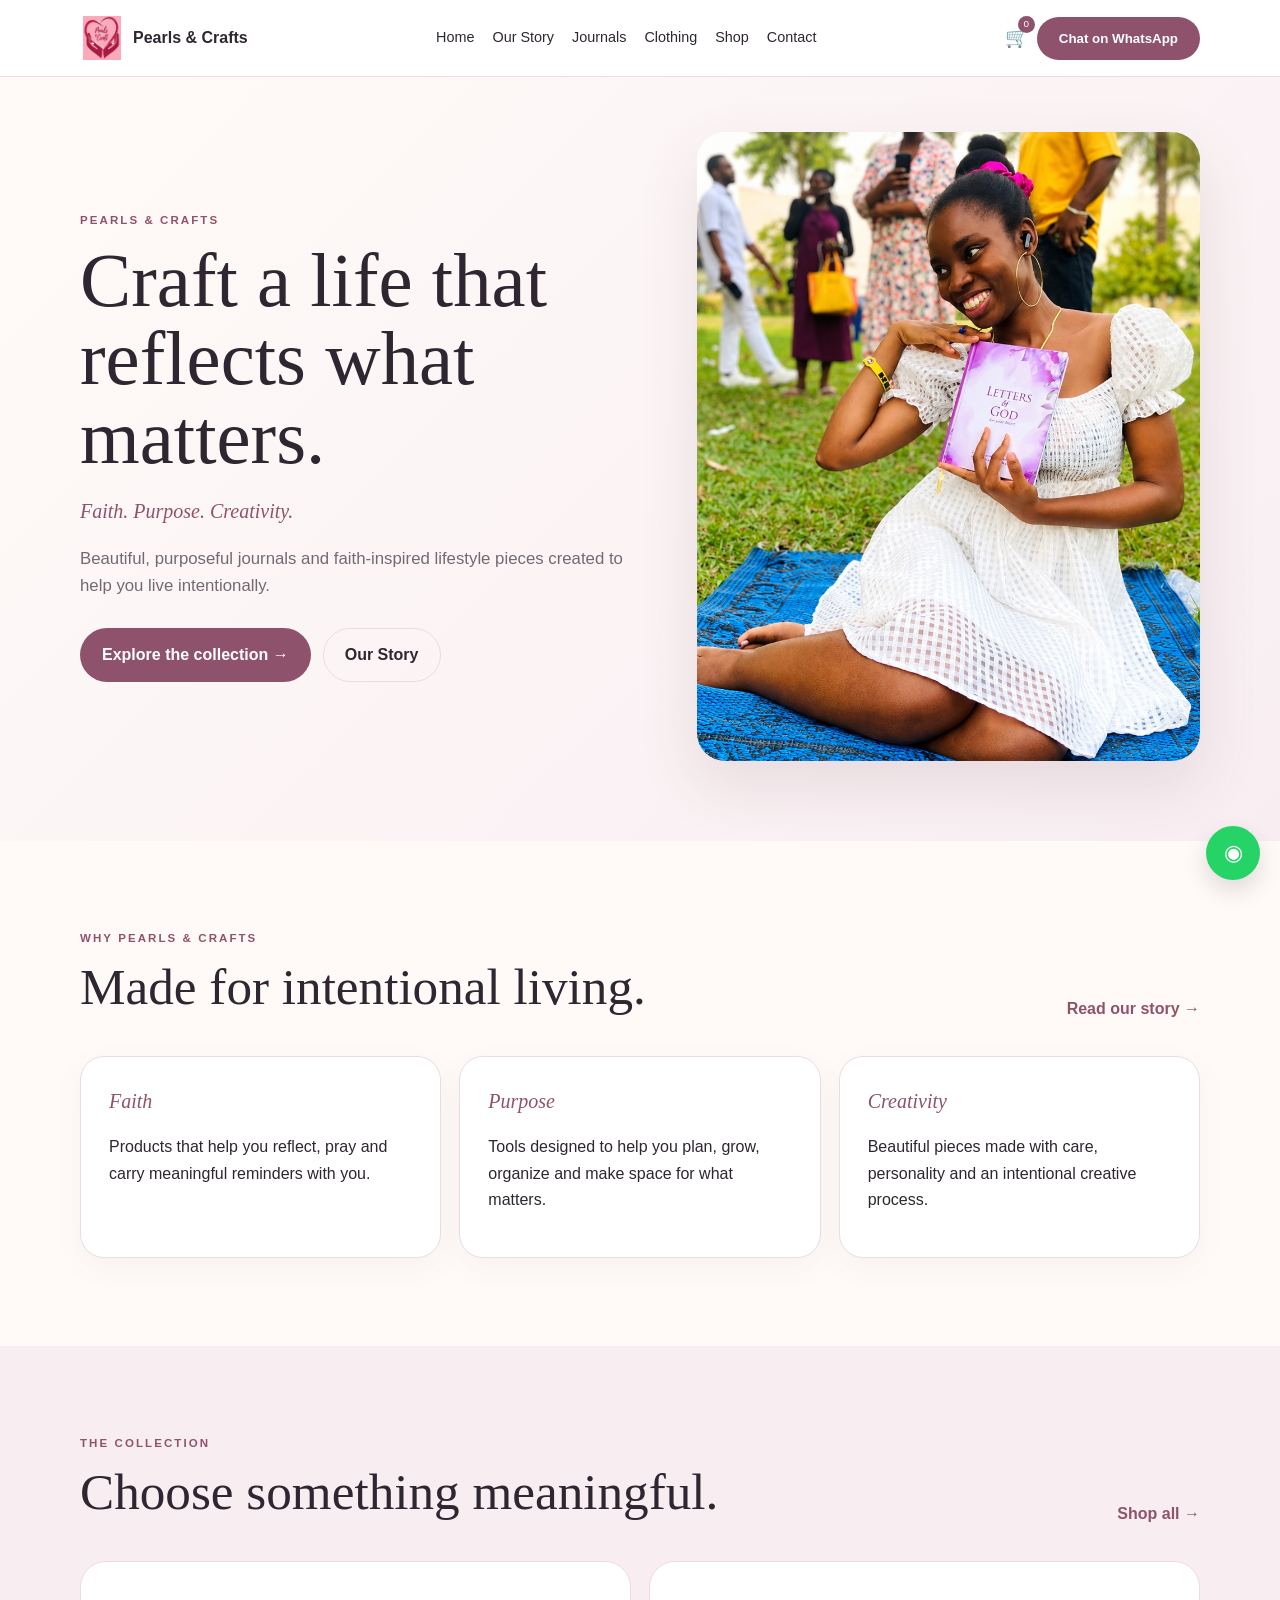
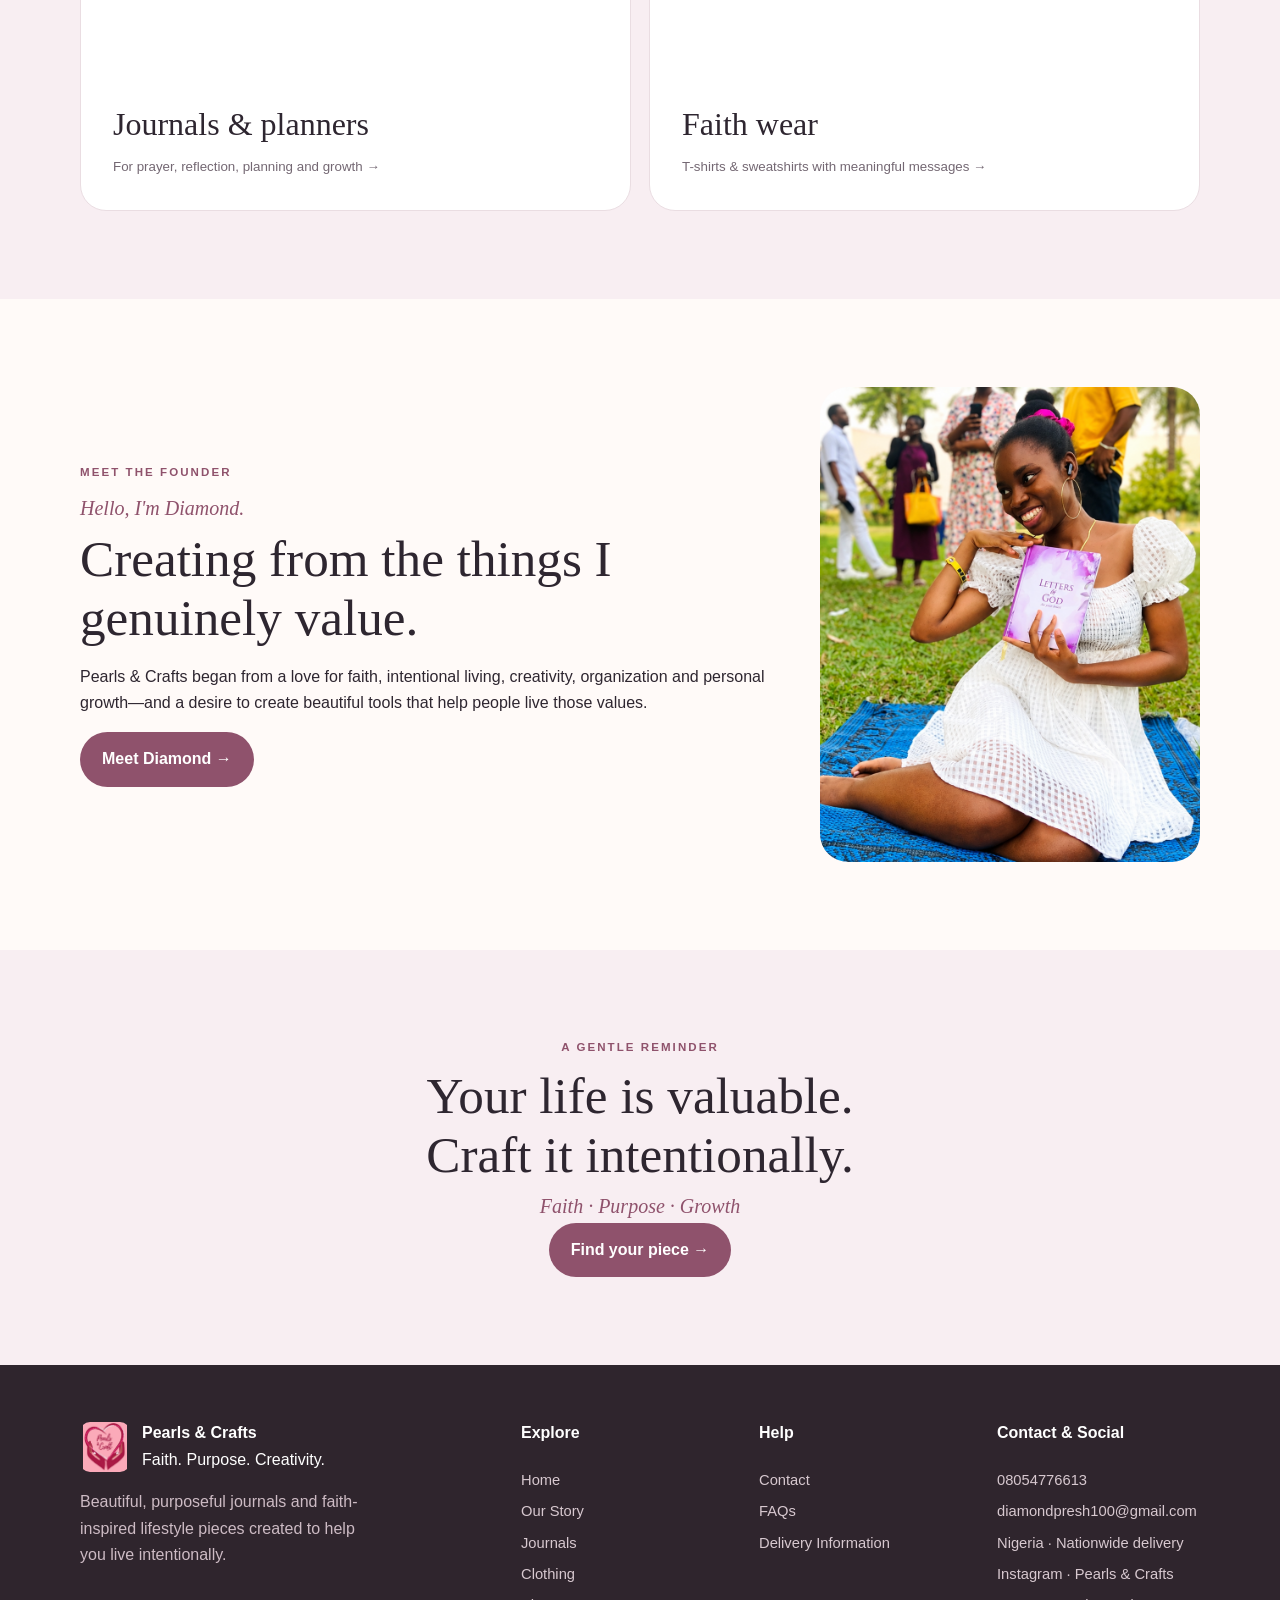
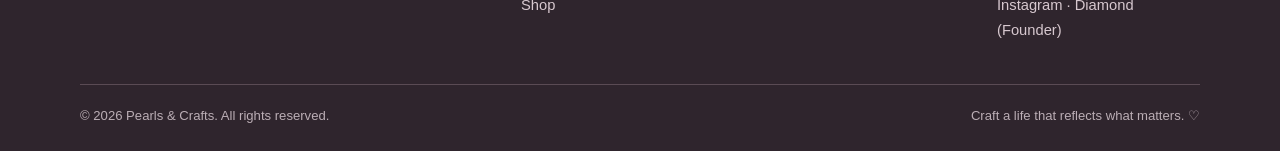
<file: index.html>
<!doctype html><html lang="en"><head><meta charset="utf-8"><meta name="viewport" content="width=device-width,initial-scale=1"><title>Pearls & Crafts | Faith-Based Journals, Planners & Lifestyle</title><meta name="description" content="Pearls & Crafts creates beautiful, purposeful journals, planners and faith-inspired lifestyle pieces for intentional living across Nigeria."><meta name="keywords" content="Pearls & Crafts, faith journals Nigeria, Christian journals, planners Nigeria, faith-based lifestyle brand, inspirational clothing Nigeria, journals and planners"><meta name="author" content="Pearls & Crafts"><meta name="robots" content="index, follow"><link rel="canonical" href="https://pearls-and-crafts.netlify.app/"><link rel="icon" type="image/jpeg" href="assets/Logo.jpg?v=2"><link rel="shortcut icon" type="image/jpeg" href="assets/Logo.jpg?v=2"><link rel="apple-touch-icon" href="assets/Logo.jpg?v=2"><meta property="og:type" content="website"><meta property="og:site_name" content="Pearls & Crafts"><meta property="og:title" content="Pearls & Crafts | Faith. Purpose. Creativity."><meta property="og:description" content="Beautiful, purposeful journals and faith-inspired lifestyle pieces created to help you live intentionally."><meta property="og:url" content="https://pearls-and-crafts.netlify.app/"><meta property="og:image" content="https://pearls-and-crafts.netlify.app/assets/Logo.jpg"><meta property="og:image:alt" content="Pearls & Crafts logo"><meta property="og:locale" content="en_NG"><meta name="twitter:card" content="summary_large_image"><meta name="twitter:title" content="Pearls & Crafts | Faith. Purpose. Creativity."><meta name="twitter:description" content="Beautiful, purposeful journals and faith-inspired lifestyle pieces for intentional living."><meta name="twitter:image" content="https://pearls-and-crafts.netlify.app/assets/Logo.jpg"><meta name="theme-color" content="#8f526c"><link rel="sitemap" type="application/xml" href="https://pearls-and-crafts.netlify.app/sitemap.xml"><link rel="stylesheet" href="styles.css"></head><body><div id="header"></div><main><section class="hero"><div class="container hero-grid"><div><div class="eyebrow">PEARLS & CRAFTS</div><h1>Craft a life that reflects what matters.</h1><div class="script">Faith. Purpose. Creativity.</div><p>Beautiful, purposeful journals and faith-inspired lifestyle pieces created to help you live intentionally.</p><div class="hero-actions"><a class="btn btn-primary" href="shop.html">Explore the collection →</a><a class="btn btn-ghost" href="story.html">Our Story</a></div></div><div class="hero-photo"><img src="assets/diamond.jpg" alt="Diamond, founder of Pearls & Crafts"></div></div></section><section class="section"><div class="container"><div class="section-head"><div><div class="eyebrow">WHY PEARLS & CRAFTS</div><h2>Made for intentional living.</h2></div><a class="text-link" href="story.html">Read our story →</a></div><div class="value-grid"><div class="story-card"><div class="script">Faith</div><p>Products that help you reflect, pray and carry meaningful reminders with you.</p></div><div class="story-card"><div class="script">Purpose</div><p>Tools designed to help you plan, grow, organize and make space for what matters.</p></div><div class="story-card"><div class="script">Creativity</div><p>Beautiful pieces made with care, personality and an intentional creative process.</p></div></div></div></section><section class="section section-soft"><div class="container"><div class="section-head"><div><div class="eyebrow">THE COLLECTION</div><h2>Choose something meaningful.</h2></div><a class="text-link" href="shop.html">Shop all →</a></div><div class="collection-grid"><a class="collection-card" href="shop.html?filter=journals"><span>Journals & planners</span><small>For prayer, reflection, planning and growth →</small></a><a class="collection-card" href="clothing.html"><span>Faith wear</span><small>T-shirts & sweatshirts with meaningful messages →</small></a></div></div></section><section class="section"><div class="container founder"><div><div class="eyebrow">MEET THE FOUNDER</div><div class="script">Hello, I'm Diamond.</div><h2>Creating from the things I genuinely value.</h2><p>Pearls & Crafts began from a love for faith, intentional living, creativity, organization and personal growth—and a desire to create beautiful tools that help people live those values.</p><a class="btn btn-primary" href="story.html">Meet Diamond →</a></div><img src="assets/diamond.jpg" alt="Diamond Emediong Michael"></div></section><section class="section section-soft"><div class="container center"><div class="eyebrow">A GENTLE REMINDER</div><h2>Your life is valuable.<br>Craft it intentionally.</h2><div class="script">Faith · Purpose · Growth</div><a class="btn btn-primary" href="shop.html">Find your piece →</a></div></section></main><div id="footer"></div><script src="app.js"></script><script>fetch('header.html').then(r=>r.text()).then(x=>document.getElementById('header').innerHTML=x);fetch('footer.html').then(r=>r.text()).then(x=>document.getElementById('footer').innerHTML=x).then(()=>updateCartBadge())</script></body></html>
</file>
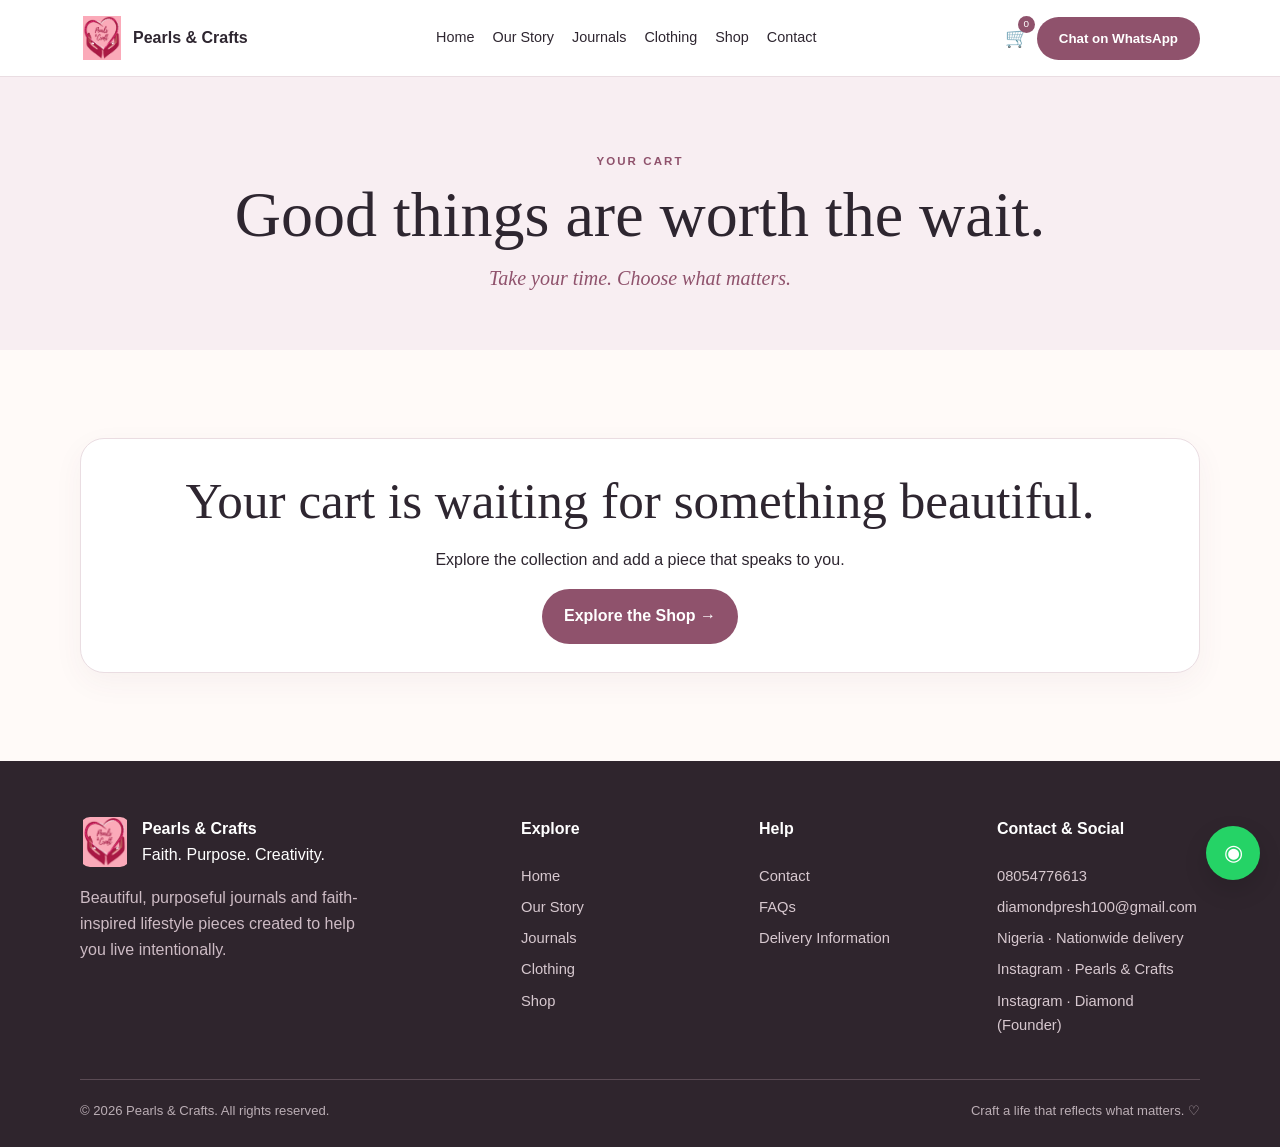
<file: cart.html>
<!doctype html><html lang="en"><head><meta charset="utf-8"><meta name="viewport" content="width=device-width,initial-scale=1"><link rel="icon" type="image/jpeg" href="assets/Logo.jpg?v=2"><title>Your Cart — Pearls & Crafts</title><link rel="stylesheet" href="styles.css"></head><body><div id="header"></div><main><section class="page-hero"><div class="container"><div class="eyebrow">YOUR CART</div><h1>Good things are worth the wait.</h1><div class="script">Take your time. Choose what matters.</div></div></section><section class="section"><div class="container" id="cart-root"></div></section></main><div id="footer"></div><script src="app.js"></script><script>Promise.all([fetch('header.html').then(r=>r.text()),fetch('footer.html').then(r=>r.text())]).then(([h,f])=>{header.innerHTML=h;footer.innerHTML=f;updateCartBadge();renderCart()})</script></body></html>
</file>
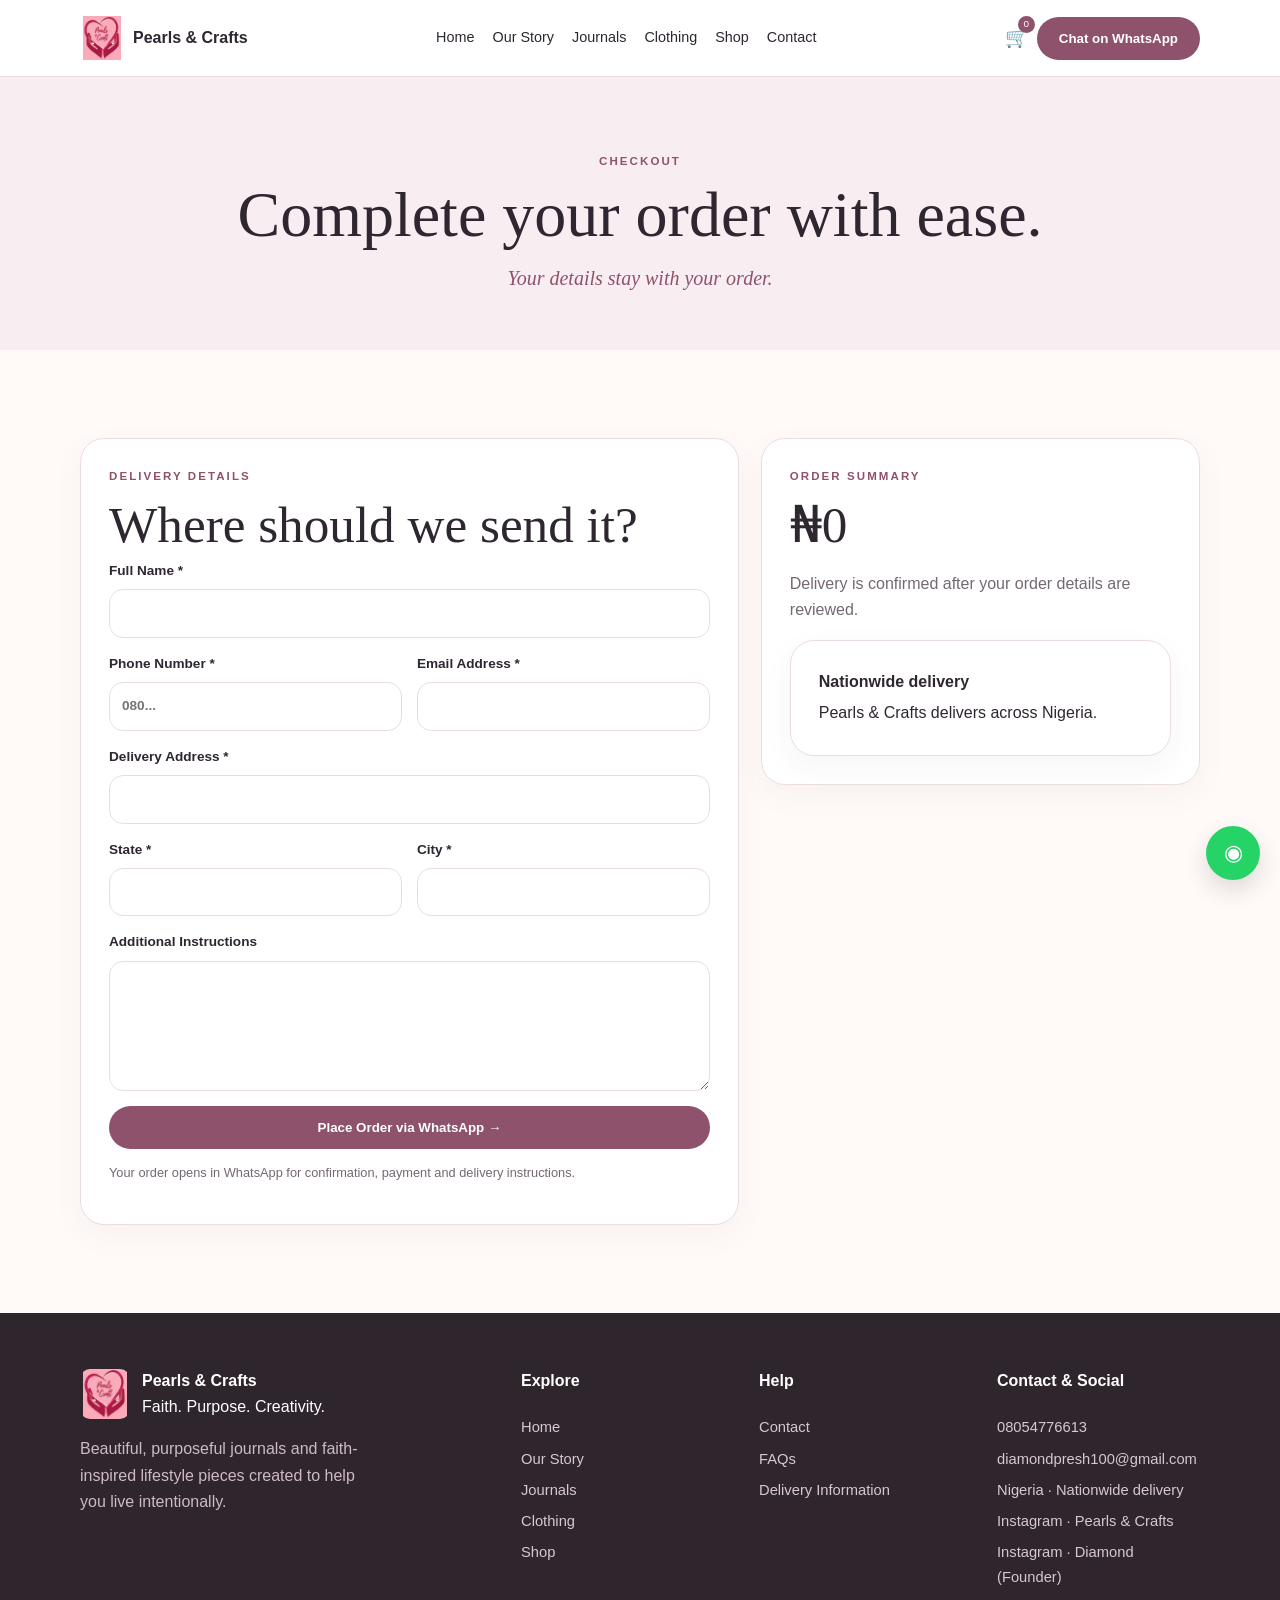
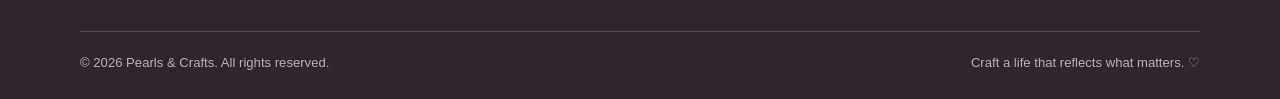
<file: checkout.html>
<!doctype html><html lang="en"><head><meta charset="utf-8"><meta name="viewport" content="width=device-width,initial-scale=1"><link rel="icon" type="image/jpeg" href="assets/Logo.jpg?v=2"><title>Checkout — Pearls & Crafts</title><link rel="stylesheet" href="styles.css"></head><body><div id="header"></div><main><section class="page-hero"><div class="container"><div class="eyebrow">CHECKOUT</div><h1>Complete your order with ease.</h1><div class="script">Your details stay with your order.</div></div></section><section class="section"><div class="container" id="checkout-root"><div class="contact-grid"><form class="contact-card" id="checkout-form"><div class="eyebrow">DELIVERY DETAILS</div><h2>Where should we send it?</h2><div class="form-grid"><label class="field full">Full Name *<input name="name" required></label><label class="field">Phone Number *<input name="phone" required placeholder="080..."></label><label class="field">Email Address *<input type="email" name="email" required></label><label class="field full">Delivery Address *<input name="address" required></label><label class="field">State *<input name="state" required></label><label class="field">City *<input name="city" required></label><label class="field full">Additional Instructions<textarea name="notes"></textarea></label></div><button class="btn btn-primary" style="width:100%;margin-top:15px">Place Order via WhatsApp →</button><p style="font-size:.8rem;color:var(--muted)">Your order opens in WhatsApp for confirmation, payment and delivery instructions.</p></form><aside class="summary"><div class="eyebrow">ORDER SUMMARY</div><h2 id="checkout-total">₦0</h2><p style="color:var(--muted)">Delivery is confirmed after your order details are reviewed.</p><div class="story-card"><strong>Nationwide delivery</strong><p style="margin:5px 0 0">Pearls & Crafts delivers across Nigeria.</p></div></aside></div></div></section></main><div id="footer"></div><script src="app.js"></script><script>Promise.all([fetch('header.html').then(r=>r.text()),fetch('footer.html').then(r=>r.text())]).then(([h,f])=>{header.innerHTML=h;footer.innerHTML=f;updateCartBadge();initCheckout()})</script></body></html>
</file>
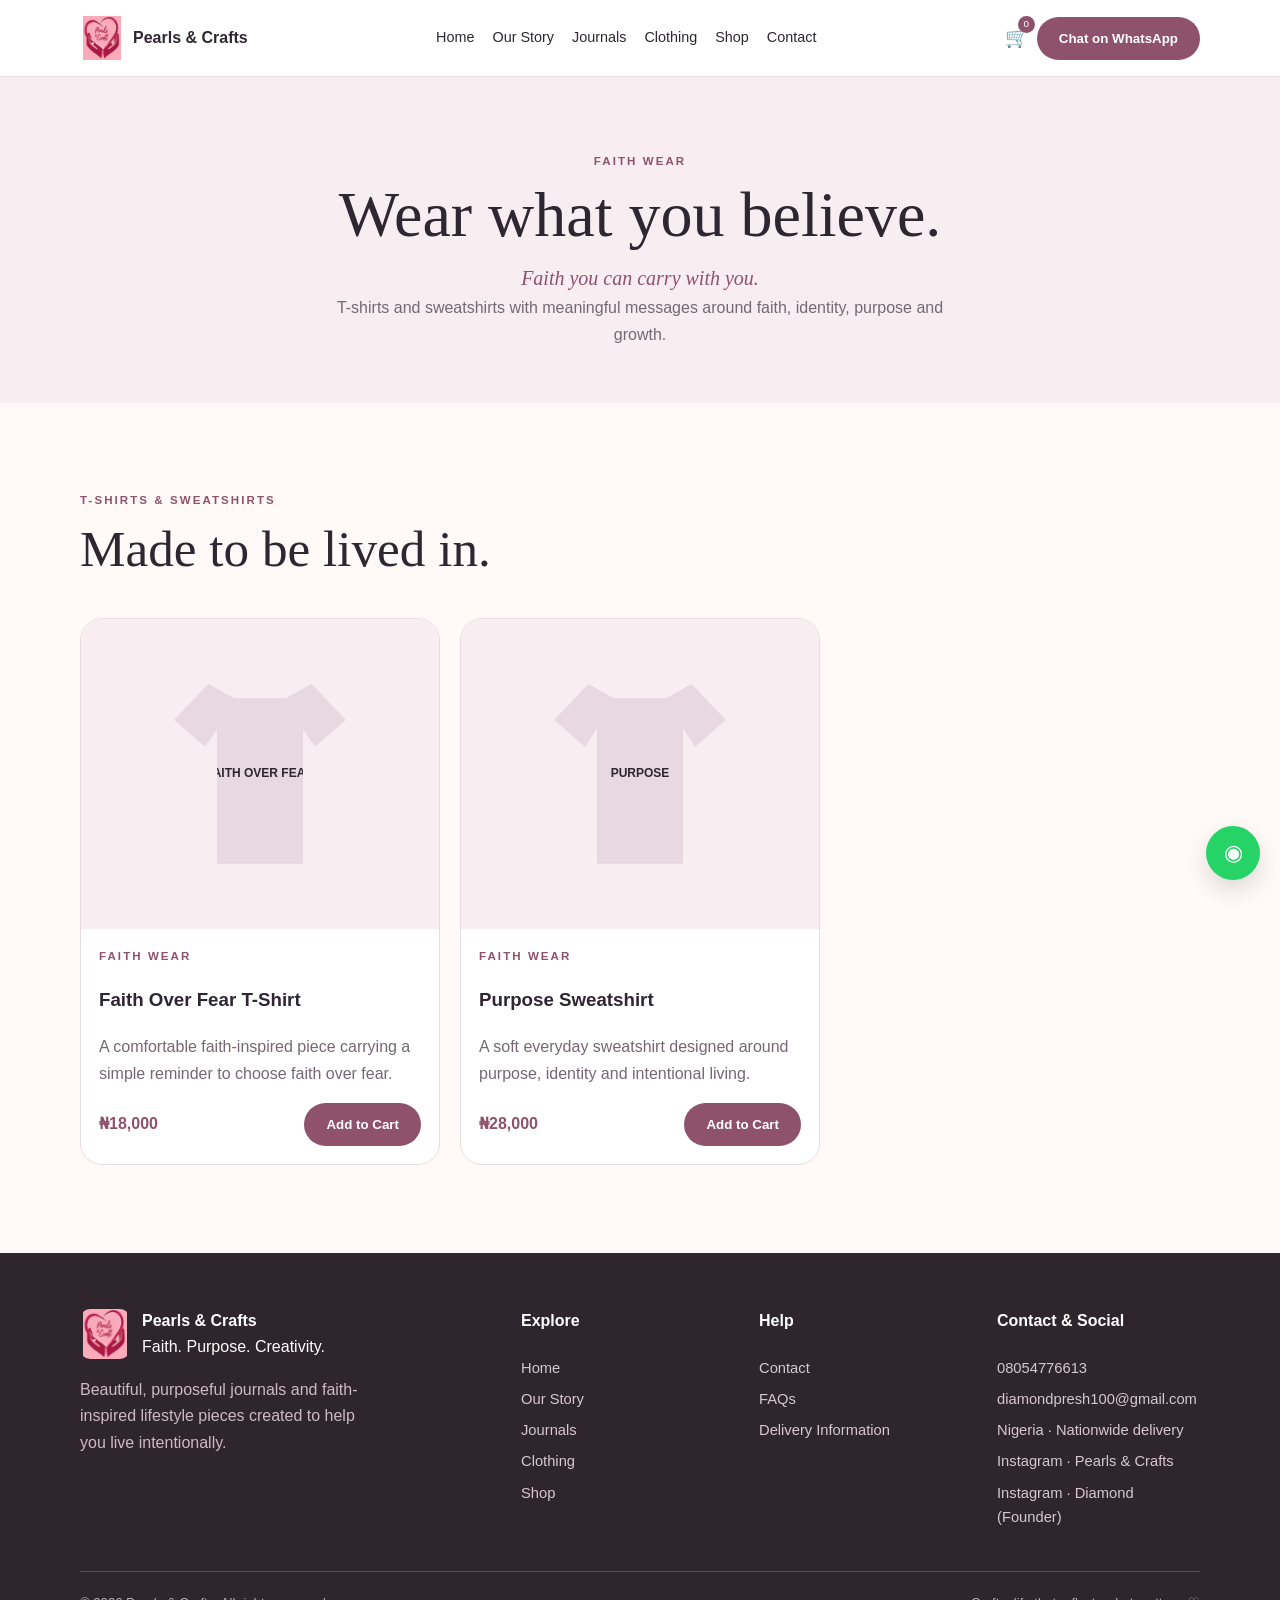
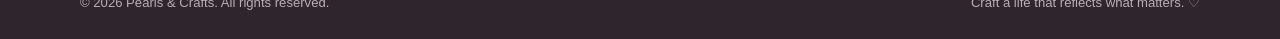
<file: clothing.html>
<!doctype html><html lang="en"><head><meta charset="utf-8"><meta name="viewport" content="width=device-width,initial-scale=1"><link rel="icon" type="image/jpeg" href="assets/Logo.jpg?v=2"><title>Clothing — Pearls & Crafts</title><link rel="stylesheet" href="styles.css"></head><body><div id="header"></div><main><section class="page-hero"><div class="container"><div class="eyebrow">FAITH WEAR</div><h1>Wear what you believe.</h1><div class="script">Faith you can carry with you.</div><p>T-shirts and sweatshirts with meaningful messages around faith, identity, purpose and growth.</p></div></section><section class="section"><div class="container"><div class="section-head"><div><div class="eyebrow">T-SHIRTS & SWEATSHIRTS</div><h2>Made to be lived in.</h2></div></div><div class="product-grid" id="shop-grid"></div></div></section></main><div id="footer"></div><script src="app.js"></script><script>Promise.all([fetch('header.html').then(r=>r.text()),fetch('footer.html').then(r=>r.text())]).then(([h,f])=>{header.innerHTML=h;footer.innerHTML=f;updateCartBadge();renderProducts(products.filter(p=>p.category==='clothing'),document.querySelector('#shop-grid'))})</script></body></html>
</file>
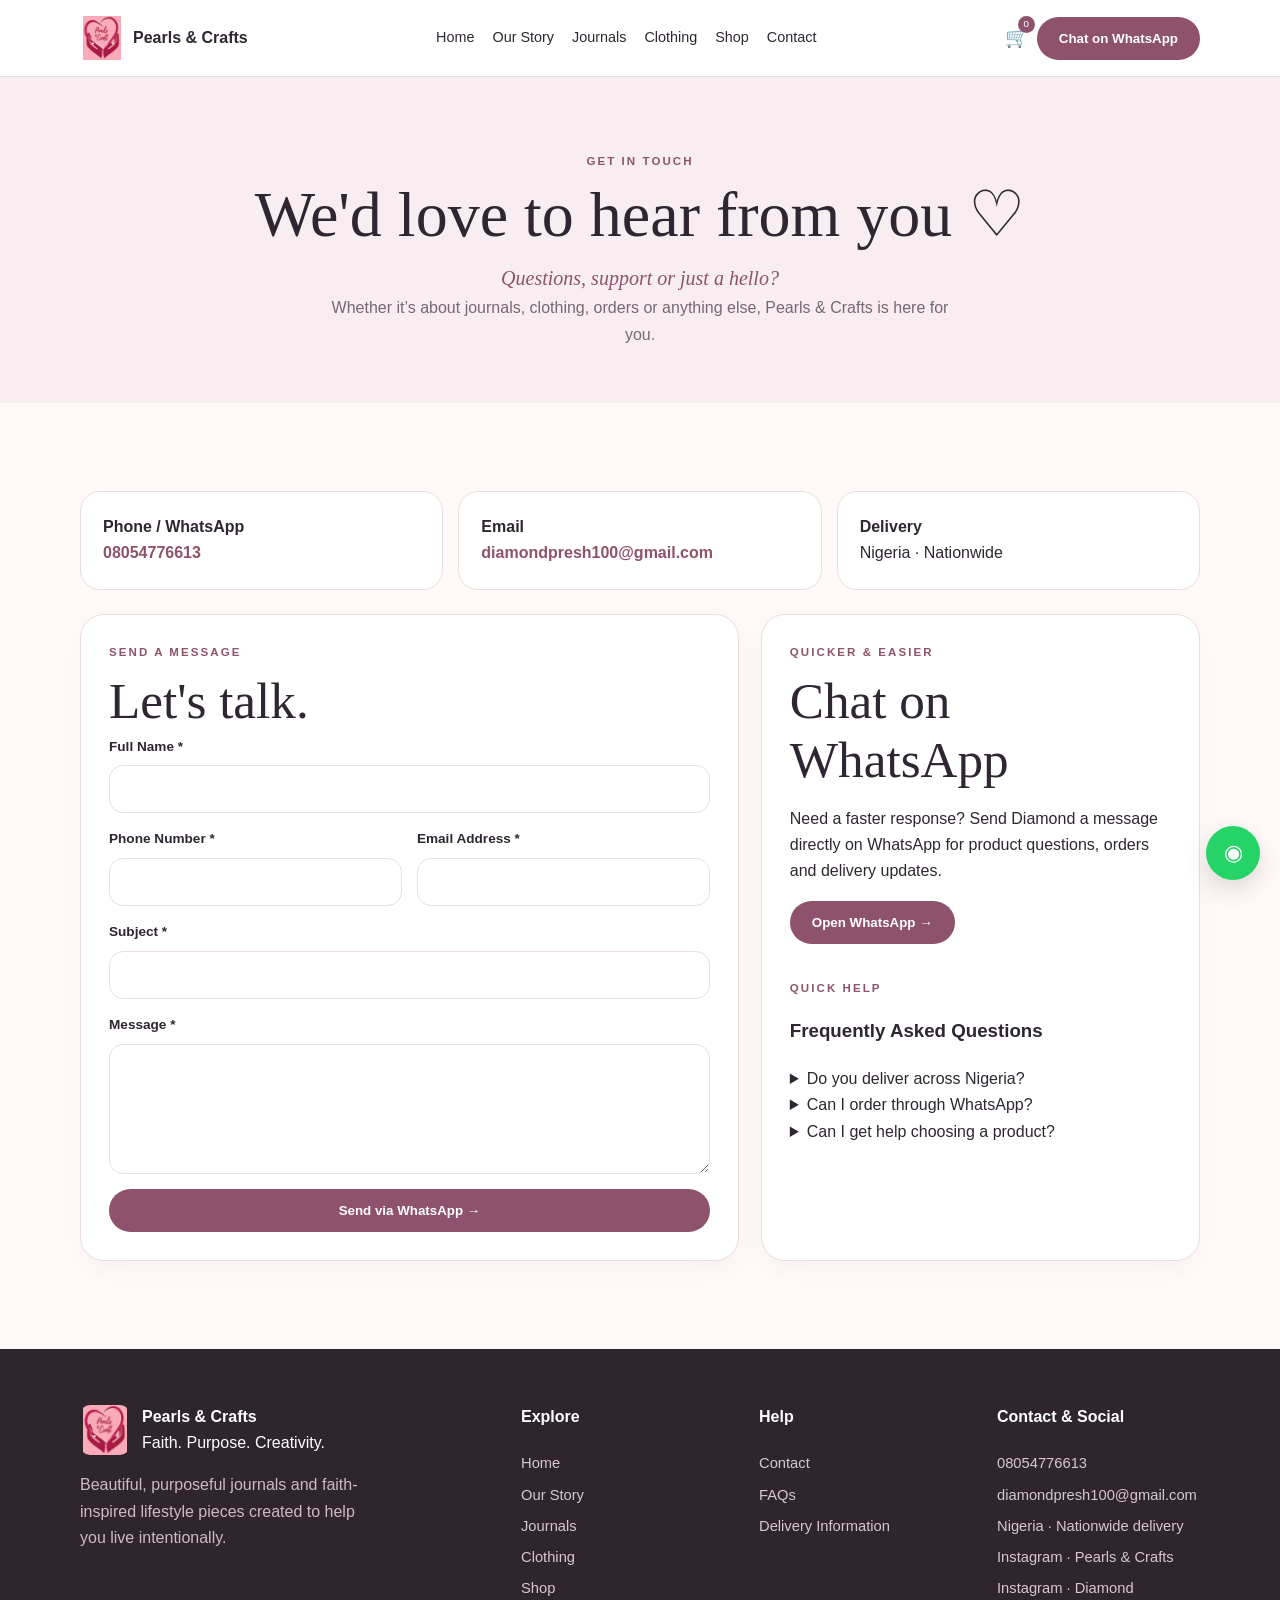
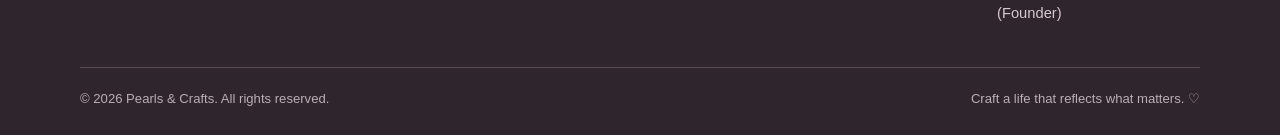
<file: contact.html>
<!doctype html><html lang="en"><head><meta charset="utf-8"><meta name="viewport" content="width=device-width,initial-scale=1"><link rel="icon" type="image/jpeg" href="assets/Logo.jpg?v=2"><title>Contact — Pearls & Crafts</title><link rel="stylesheet" href="styles.css"></head><body><div id="header"></div><main><section class="page-hero"><div class="container"><div class="eyebrow">GET IN TOUCH</div><h1>We'd love to hear from you ♡</h1><div class="script">Questions, support or just a hello?</div><p>Whether it’s about journals, clothing, orders or anything else, Pearls & Crafts is here for you.</p></div></section><section class="section"><div class="container"><div class="contact-info"><div class="contact-mini"><strong>Phone / WhatsApp</strong><a href="tel:+2348054776613">08054776613</a></div><div class="contact-mini"><strong>Email</strong><a href="mailto:diamondpresh100@gmail.com">diamondpresh100@gmail.com</a></div><div class="contact-mini"><strong>Delivery</strong>Nigeria · Nationwide</div></div><div class="contact-grid"><form class="contact-card" id="contact-form"><div class="eyebrow">SEND A MESSAGE</div><h2>Let's talk.</h2><div class="form-grid"><label class="field full">Full Name *<input name="name" required></label><label class="field">Phone Number *<input name="phone" required></label><label class="field">Email Address *<input type="email" name="email" required></label><label class="field full">Subject *<input name="subject" required></label><label class="field full">Message *<textarea name="message" required></textarea></label></div><button class="btn btn-primary" style="width:100%;margin-top:15px">Send via WhatsApp →</button></form><div class="contact-card"><div class="eyebrow">QUICKER & EASIER</div><h2>Chat on WhatsApp</h2><p>Need a faster response? Send Diamond a message directly on WhatsApp for product questions, orders and delivery updates.</p><button class="btn btn-primary" data-wa="Hello Pearls & Crafts! I would like to make an enquiry.">Open WhatsApp →</button><div id="faq" style="margin-top:35px"><div class="eyebrow">QUICK HELP</div><h3>Frequently Asked Questions</h3><details><summary>Do you deliver across Nigeria?</summary><p>Yes. Pearls & Crafts delivers across Nigeria.</p></details><details><summary>Can I order through WhatsApp?</summary><p>Yes. You can order directly through WhatsApp.</p></details><details><summary>Can I get help choosing a product?</summary><p>Absolutely. Send a message and Diamond can assist you.</p></details></div></div></div></div></section></main><div id="footer"></div><script src="app.js"></script><script>Promise.all([fetch('header.html').then(r=>r.text()),fetch('footer.html').then(r=>r.text())]).then(([h,f])=>{header.innerHTML=h;footer.innerHTML=f;updateCartBadge();initContact()})</script></body></html>
</file>
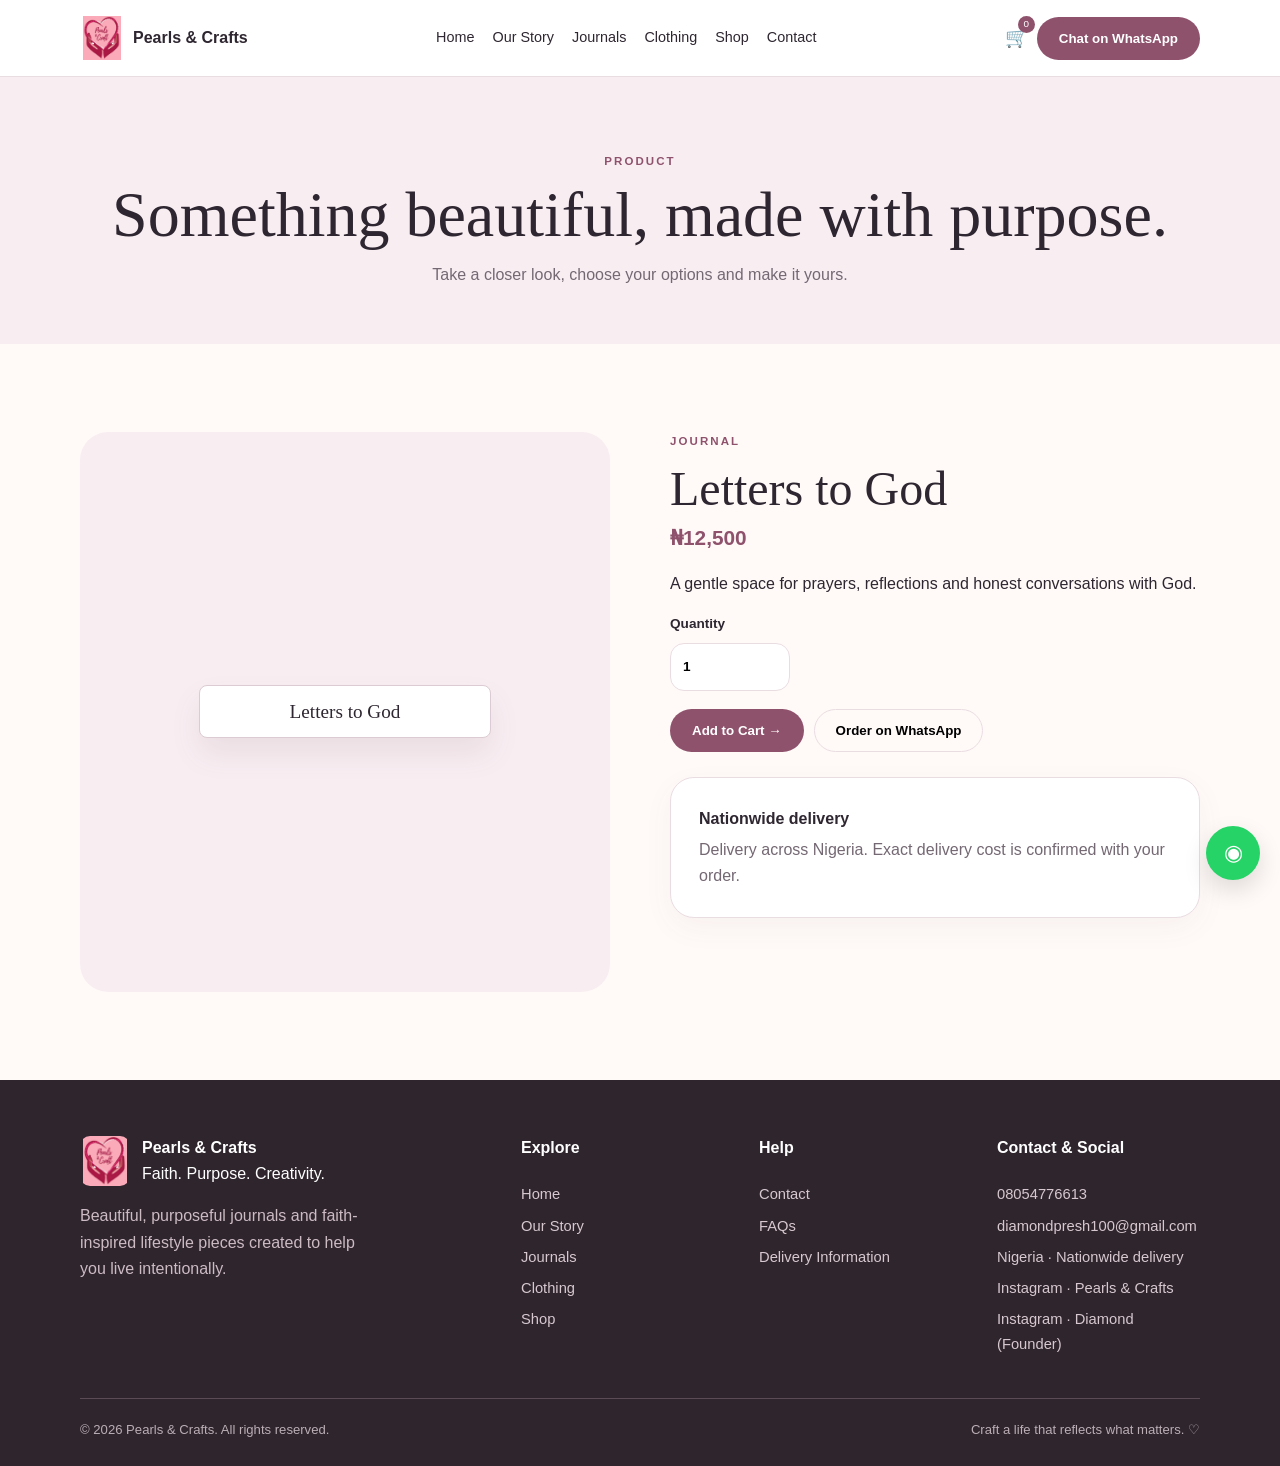
<file: product.html>
<!doctype html><html lang="en"><head><meta charset="utf-8"><meta name="viewport" content="width=device-width,initial-scale=1"><link rel="icon" type="image/jpeg" href="assets/Logo.jpg?v=2"><title>Product — Pearls & Crafts</title><link rel="stylesheet" href="styles.css"></head><body><div id="header"></div><main><section class="page-hero"><div class="container"><div class="eyebrow">PRODUCT</div><h1>Something beautiful, made with purpose.</h1><p>Take a closer look, choose your options and make it yours.</p></div></section><section class="section" id="product-page"></section></main><div id="footer"></div><script src="app.js"></script><script>Promise.all([fetch('header.html').then(r=>r.text()),fetch('footer.html').then(r=>r.text())]).then(([h,f])=>{header.innerHTML=h;footer.innerHTML=f;updateCartBadge();renderProduct()})</script></body></html>
</file>
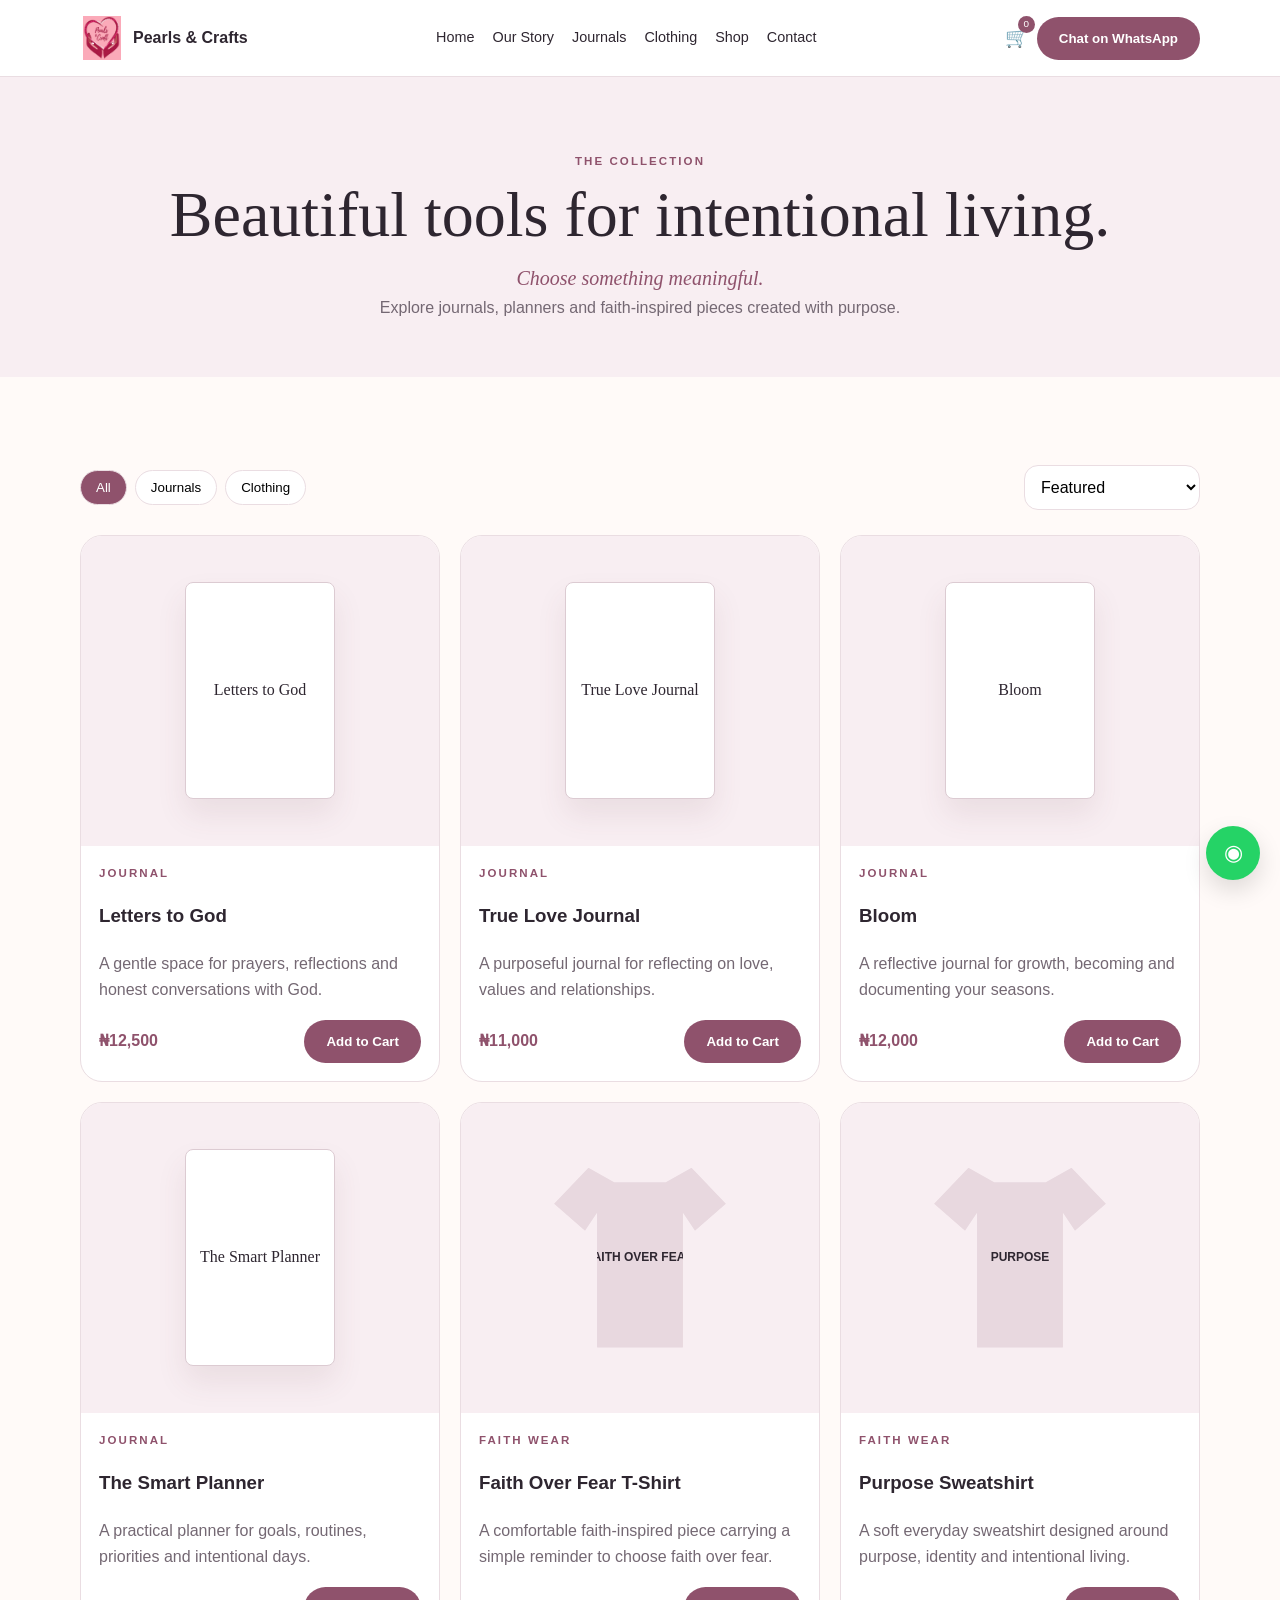
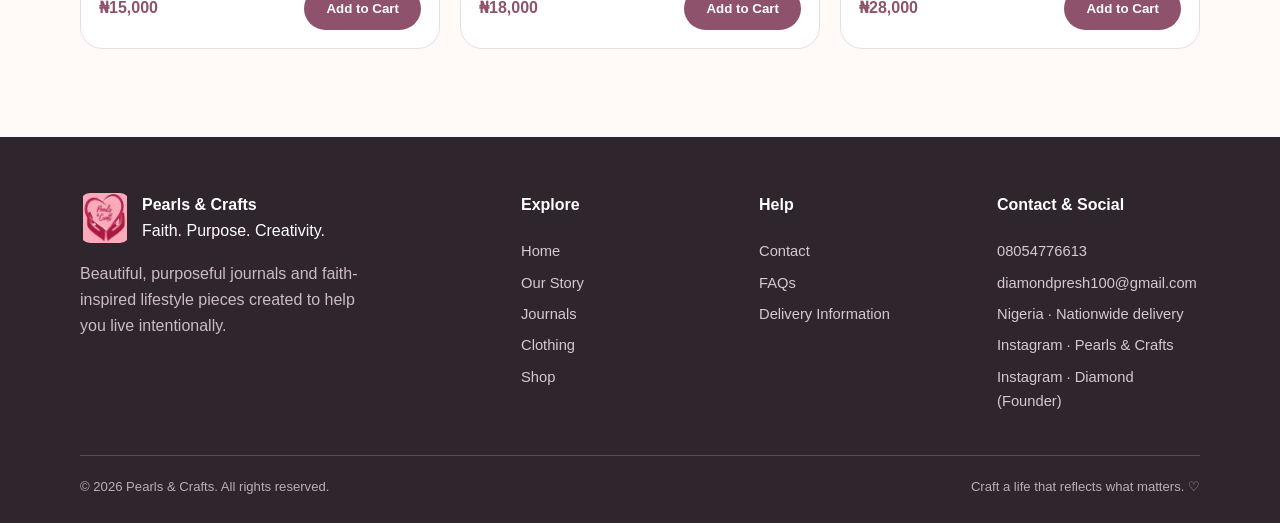
<file: shop.html>
<!doctype html><html lang="en"><head><meta charset="utf-8"><meta name="viewport" content="width=device-width,initial-scale=1"><link rel="icon" type="image/jpeg" href="assets/Logo.jpg?v=2"><title>Shop — Pearls & Crafts</title><link rel="stylesheet" href="styles.css"></head><body><div id="header"></div><main><section class="page-hero"><div class="container"><div class="eyebrow">THE COLLECTION</div><h1>Beautiful tools for intentional living.</h1><div class="script">Choose something meaningful.</div><p>Explore journals, planners and faith-inspired pieces created with purpose.</p></div></section><section class="section"><div class="container"><div class="shop-toolbar"><div class="filters"><button class="filter active" data-filter="all">All</button><button class="filter" data-filter="journals">Journals</button><button class="filter" data-filter="clothing">Clothing</button></div><select id="sort"><option value="featured">Featured</option><option value="low">Price: Low to High</option><option value="high">Price: High to Low</option></select></div><div class="product-grid" id="shop-grid"></div></div></section></main><div id="footer"></div><script src="app.js"></script><script>Promise.all([fetch('header.html').then(r=>r.text()),fetch('footer.html').then(r=>r.text())]).then(([h,f])=>{header.innerHTML=h;footer.innerHTML=f;updateCartBadge();const filter=new URLSearchParams(location.search).get('filter')||'all';renderShop(filter)});document.addEventListener('change',e=>{if(e.target.id==='sort'){let a=[...products];const f=new URLSearchParams(location.search).get('filter')||'all';if(f!=='all')a=a.filter(p=>p.category===f);if(e.target.value==='low')a.sort((x,y)=>x.price-y.price);if(e.target.value==='high')a.sort((x,y)=>y.price-x.price);renderProducts(a,document.querySelector('#shop-grid'))}})</script></body></html>
</file>
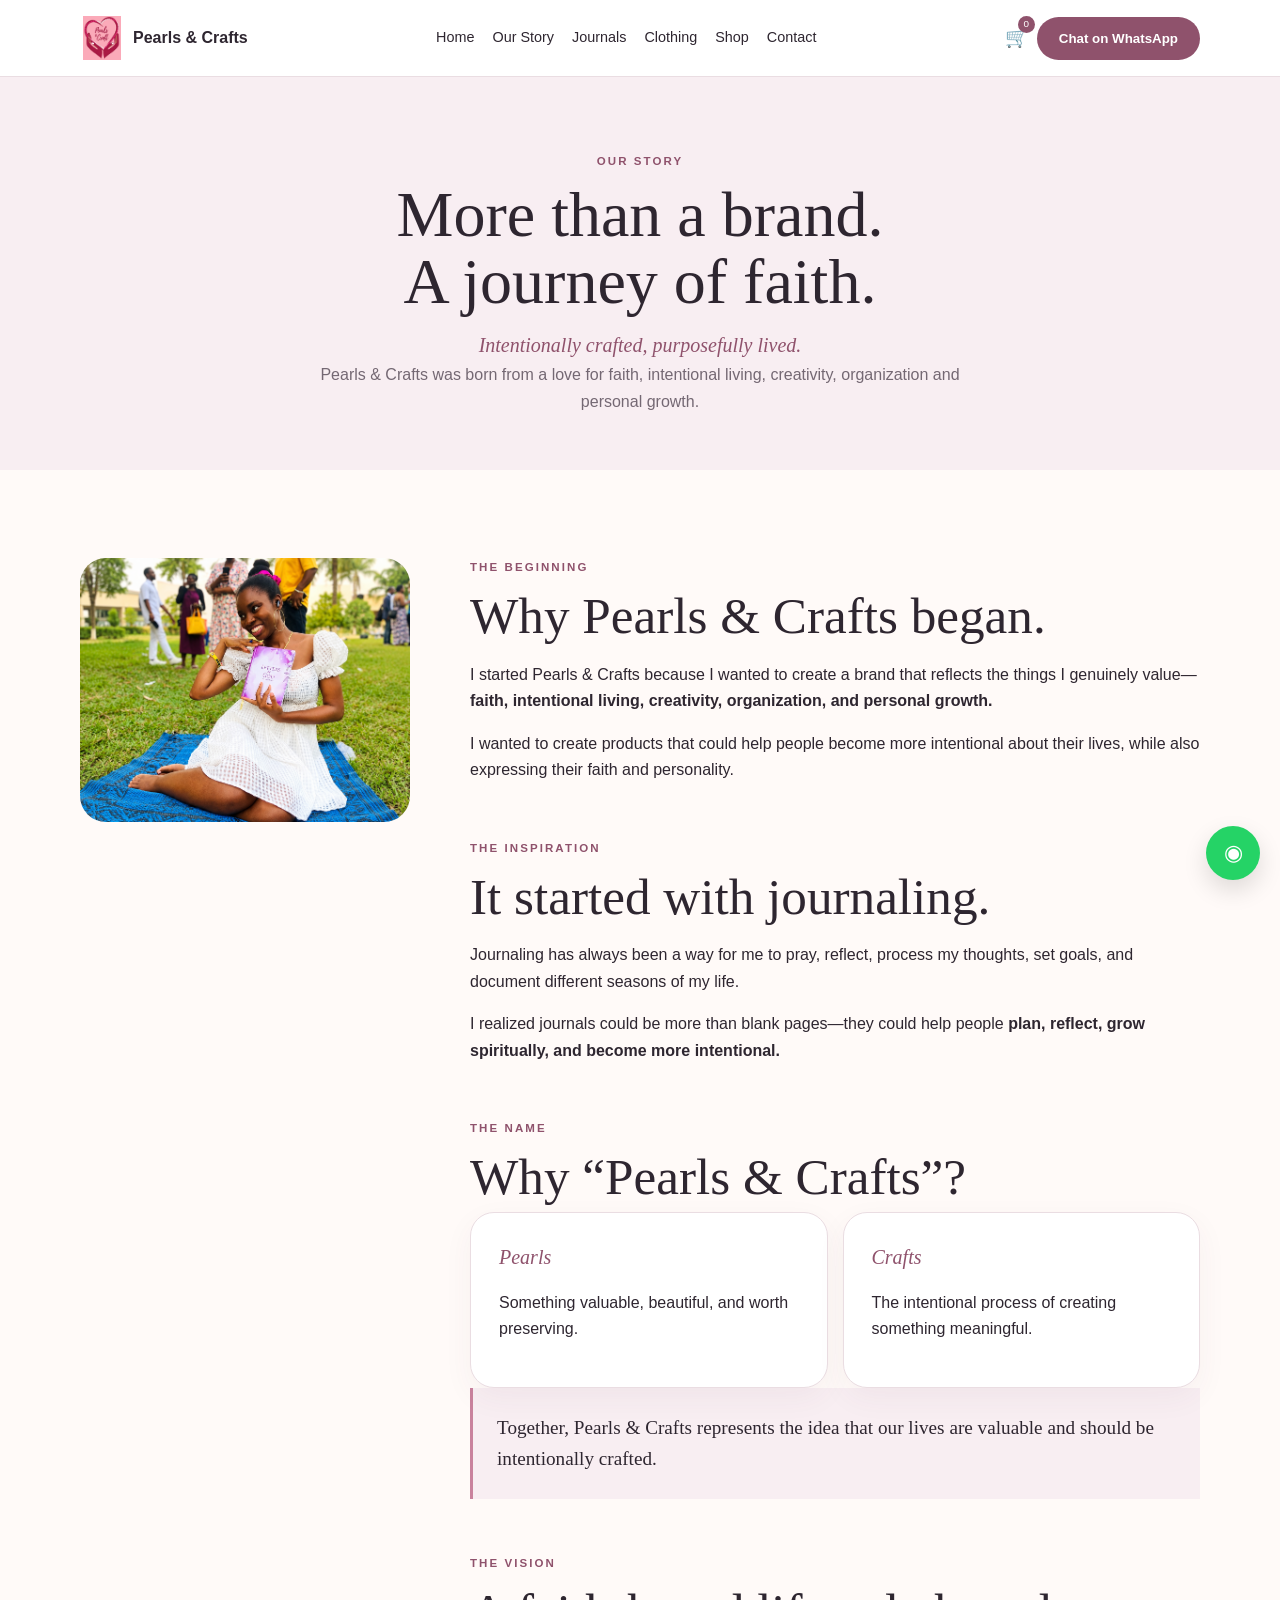
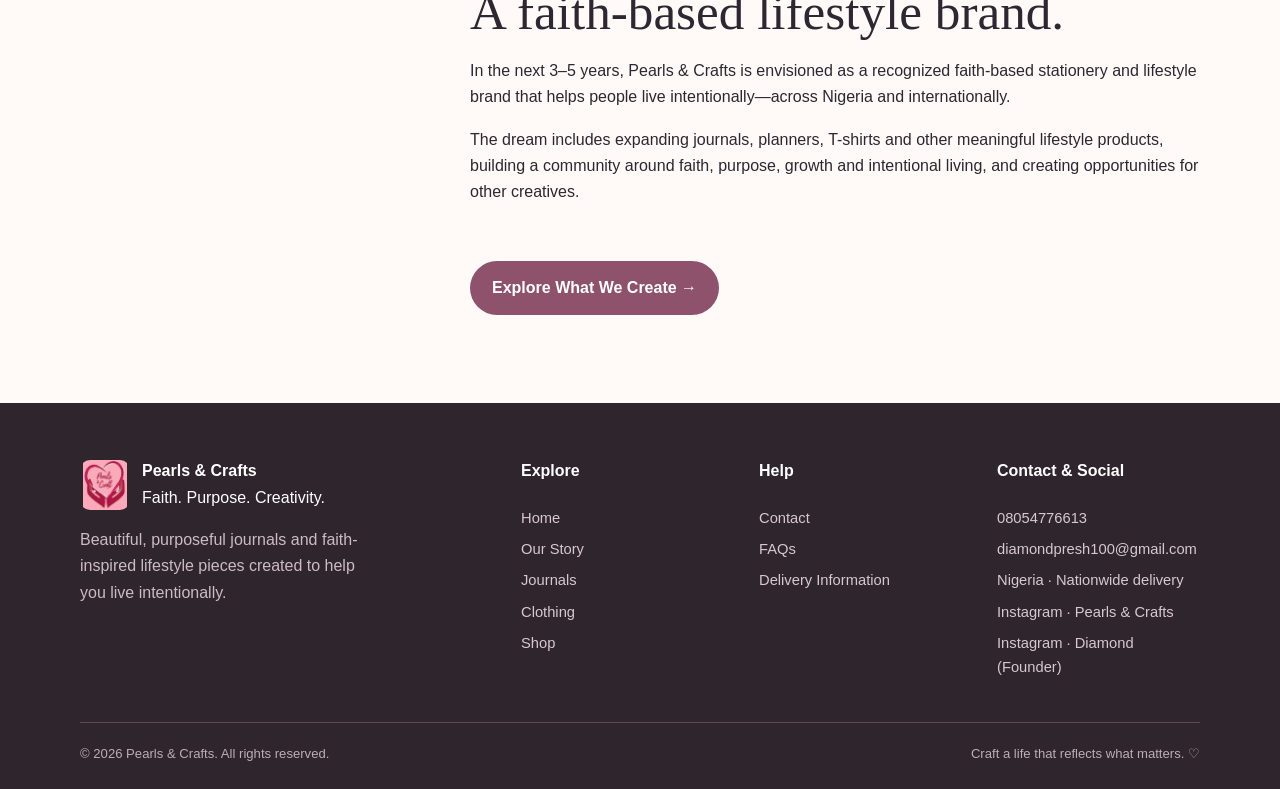
<file: story.html>
<!doctype html><html lang="en"><head><meta charset="utf-8"><meta name="viewport" content="width=device-width,initial-scale=1"><link rel="icon" type="image/jpeg" href="assets/Logo.jpg?v=2"><title>Our Story — Pearls & Crafts</title><link rel="stylesheet" href="styles.css"></head><body><div id="header"></div><main><section class="page-hero"><div class="container"><div class="eyebrow">OUR STORY</div><h1>More than a brand.<br>A journey of faith.</h1><div class="script">Intentionally crafted, purposefully lived.</div><p>Pearls & Crafts was born from a love for faith, intentional living, creativity, organization and personal growth.</p></div></section><section class="section"><div class="container story-long"><img src="assets/diamond.jpg" alt="Diamond Emediong Michael"><div><div class="story-block"><div class="eyebrow">THE BEGINNING</div><h2>Why Pearls & Crafts began.</h2><p>I started Pearls & Crafts because I wanted to create a brand that reflects the things I genuinely value—<strong>faith, intentional living, creativity, organization, and personal growth.</strong></p><p>I wanted to create products that could help people become more intentional about their lives, while also expressing their faith and personality.</p></div><div class="story-block"><div class="eyebrow">THE INSPIRATION</div><h2>It started with journaling.</h2><p>Journaling has always been a way for me to pray, reflect, process my thoughts, set goals, and document different seasons of my life.</p><p>I realized journals could be more than blank pages—they could help people <strong>plan, reflect, grow spiritually, and become more intentional.</strong></p></div><div class="story-block"><div class="eyebrow">THE NAME</div><h2>Why “Pearls & Crafts”?</h2><div class="meaning"><div class="story-card"><div class="script">Pearls</div><p>Something valuable, beautiful, and worth preserving.</p></div><div class="story-card"><div class="script">Crafts</div><p>The intentional process of creating something meaningful.</p></div></div><div class="quote">Together, Pearls & Crafts represents the idea that our lives are valuable and should be intentionally crafted.</div></div><div class="story-block"><div class="eyebrow">THE VISION</div><h2>A faith-based lifestyle brand.</h2><p>In the next 3–5 years, Pearls & Crafts is envisioned as a recognized faith-based stationery and lifestyle brand that helps people live intentionally—across Nigeria and internationally.</p><p>The dream includes expanding journals, planners, T-shirts and other meaningful lifestyle products, building a community around faith, purpose, growth and intentional living, and creating opportunities for other creatives.</p></div><a class="btn btn-primary" href="shop.html">Explore What We Create →</a></div></div></section></main><div id="footer"></div><script src="app.js"></script><script>Promise.all([fetch('header.html').then(r=>r.text()),fetch('footer.html').then(r=>r.text())]).then(([h,f])=>{header.innerHTML=h;footer.innerHTML=f;updateCartBadge()})</script></body></html>
</file>
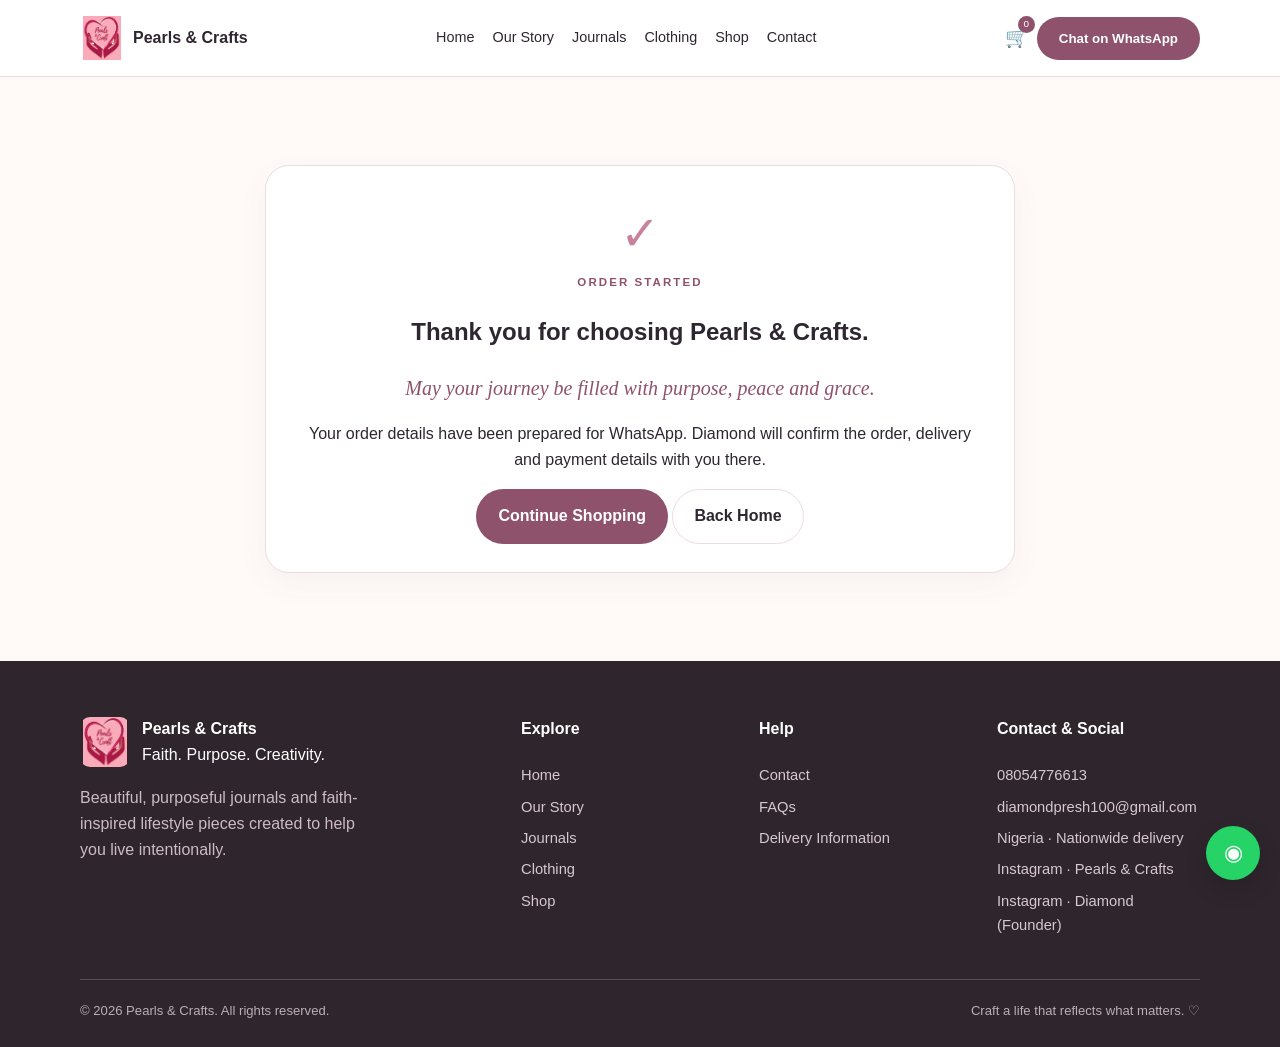
<file: thank-you.html>
<!doctype html><html lang="en"><head><meta charset="utf-8"><meta name="viewport" content="width=device-width,initial-scale=1"><link rel="icon" type="image/jpeg" href="assets/Logo.jpg?v=2"><title>Thank You — Pearls & Crafts</title><link rel="stylesheet" href="styles.css"></head><body><div id="header"></div><main><section class="section"><div class="container center" style="max-width:750px"><div class="story-card"><div style="font-size:3rem;color:var(--pink)">✓</div><div class="eyebrow">ORDER STARTED</div><h1>Thank you for choosing Pearls & Crafts.</h1><div class="script">May your journey be filled with purpose, peace and grace.</div><p>Your order details have been prepared for WhatsApp. Diamond will confirm the order, delivery and payment details with you there.</p><a class="btn btn-primary" href="shop.html">Continue Shopping</a> <a class="btn btn-ghost" href="index.html">Back Home</a></div></div></section></main><div id="footer"></div><script src="app.js"></script><script>Promise.all([fetch('header.html').then(r=>r.text()),fetch('footer.html').then(r=>r.text())]).then(([h,f])=>{header.innerHTML=h;footer.innerHTML=f;updateCartBadge()})</script></body></html>
</file>
<file: styles.css>
:root{--pink:#c9829d;--pink-dark:#8f526c;--soft:#f8eef2;--cream:#fffaf8;--ink:#2e2630;--muted:#746873;--line:#eadde2}*{box-sizing:border-box}body{margin:0;font-family:Inter,Arial,sans-serif;color:var(--ink);background:var(--cream);line-height:1.65}a{text-decoration:none;color:inherit}img{max-width:100%;display:block}.container{width:min(1120px,92%);margin:auto}.section{padding:88px 0}.section-soft{background:var(--soft)}.center{text-align:center}.eyebrow{font-size:.72rem;letter-spacing:.18em;font-weight:800;color:var(--pink-dark);margin-bottom:10px}.script{font-family:Georgia,serif;font-style:italic;color:var(--pink-dark);font-size:1.25rem}.hero{padding:55px 0 80px;background:linear-gradient(135deg,#fffaf8,#f8eef2)}.hero-grid{display:grid;grid-template-columns:1.05fr .95fr;gap:60px;align-items:center}.hero h1{font-family:Georgia,serif;font-size:clamp(3rem,6vw,5.6rem);line-height:1.02;margin:12px 0 18px;font-weight:500}.hero p{max-width:580px;color:var(--muted);font-size:1.05rem}.hero-actions{display:flex;gap:12px;flex-wrap:wrap;margin-top:28px}.hero-photo{aspect-ratio:4/5;border-radius:28px;overflow:hidden;box-shadow:0 24px 60px #6b3d4a20}.hero-photo img{width:100%;height:100%;object-fit:cover}.btn{display:inline-flex;align-items:center;justify-content:center;padding:13px 21px;border-radius:999px;font-weight:800;border:1px solid transparent;cursor:pointer}.btn-primary{background:var(--pink-dark);color:#fff}.btn-ghost{background:transparent;border-color:var(--line)}.section-head{display:flex;justify-content:space-between;gap:20px;align-items:end;margin-bottom:34px}.section h2{font-family:Georgia,serif;font-size:clamp(2rem,4vw,3.4rem);font-weight:500;line-height:1.15;margin:5px 0}.text-link{font-weight:800;color:var(--pink-dark)}.value-grid{display:grid;grid-template-columns:repeat(3,1fr);gap:18px}.story-card,.contact-card,.summary{background:#fff;border:1px solid var(--line);border-radius:24px;padding:28px;box-shadow:0 10px 30px #6b3d4a0d}.collection-grid{display:grid;grid-template-columns:repeat(2,1fr);gap:18px}.collection-card{min-height:250px;border-radius:26px;padding:32px;display:flex;flex-direction:column;justify-content:end;background:#fff;border:1px solid var(--line);transition:.25s}.collection-card:hover{transform:translateY(-4px);box-shadow:0 18px 40px #6b3d4a14}.collection-card span{font-family:Georgia,serif;font-size:2rem}.collection-card small{color:var(--muted);margin-top:6px}.founder{display:grid;grid-template-columns:1fr 380px;gap:55px;align-items:center}.founder img{border-radius:28px;aspect-ratio:4/5;object-fit:cover}.page-hero{padding:75px 0 55px;text-align:center;background:var(--soft)}.page-hero h1{font-family:Georgia,serif;font-size:clamp(2.7rem,5vw,4.5rem);line-height:1.05;font-weight:500;margin:8px auto 14px}.page-hero p{max-width:650px;margin:auto;color:var(--muted)}.product-grid{display:grid;grid-template-columns:repeat(3,1fr);gap:20px}.product-card{background:#fff;border:1px solid var(--line);border-radius:22px;overflow:hidden}.product-media{height:310px;background:var(--soft);display:flex;align-items:center;justify-content:center}.mock{width:42%;height:70%;border-radius:8px;background:#fff;border:1px solid #dccbd2;box-shadow:0 16px 30px #6b3d4a18;display:flex;align-items:center;justify-content:center;text-align:center;padding:10px;font-family:Georgia,serif}.shirt{width:48%;height:58%;background:#e8d8df;clip-path:polygon(20% 0,35% 8%,65% 8%,80% 0,100% 20%,82% 35%,75% 25%,75% 100%,25% 100%,25% 25%,18% 35%,0 20%);display:flex;align-items:center;justify-content:center;font-weight:900;font-size:.75rem}.product-info{padding:18px}.price{font-weight:900;color:var(--pink-dark)}.shop-toolbar{display:flex;justify-content:space-between;align-items:center;margin-bottom:25px;gap:15px}.filters{display:flex;gap:8px;flex-wrap:wrap}.filter{border:1px solid var(--line);background:#fff;padding:9px 15px;border-radius:999px;cursor:pointer}.filter.active{background:var(--pink-dark);color:#fff}.contact-info{display:grid;grid-template-columns:repeat(3,1fr);gap:15px;margin-bottom:24px}.contact-mini{background:#fff;border:1px solid var(--line);border-radius:20px;padding:22px}.contact-mini strong{display:block}.contact-mini a{color:var(--pink-dark);font-weight:800}.contact-grid{display:grid;grid-template-columns:1.2fr .8fr;gap:22px}.form-grid{display:grid;grid-template-columns:1fr 1fr;gap:15px}.field{display:flex;flex-direction:column;font-weight:800;font-size:.85rem;gap:7px}.field.full{grid-column:1/-1}.field input,.field textarea,.shop-toolbar select{border:1px solid var(--line);border-radius:14px;padding:12px;background:#fff;font:inherit}.field textarea{min-height:130px;resize:vertical}.cart-layout{display:grid;grid-template-columns:1.2fr .8fr;gap:22px}.cart-item{display:grid;grid-template-columns:70px 1fr auto auto;gap:15px;align-items:center;padding:14px 0;border-bottom:1px solid var(--line)}.cart-thumb{width:70px;height:75px;background:var(--soft);display:flex;align-items:center;justify-content:center;border-radius:12px}.qty{display:flex;align-items:center;gap:8px}.qty button{border:1px solid var(--line);background:#fff;border-radius:8px;width:30px;height:30px}.summary{position:sticky;top:20px;height:max-content}.summary-row{display:flex;justify-content:space-between;padding:10px 0}.summary-total{font-size:1.2rem;border-top:1px solid var(--line);margin-top:10px}.story-long{display:grid;grid-template-columns:330px 1fr;gap:60px}.story-long>img{width:100%;position:sticky;top:30px;border-radius:26px}.story-block{margin-bottom:55px}.meaning{display:grid;grid-template-columns:1fr 1fr;gap:15px}.quote{padding:24px;border-left:3px solid var(--pink);background:var(--soft);font-family:Georgia,serif;font-size:1.2rem}.product-detail{display:grid;grid-template-columns:1fr 1fr;gap:60px;align-items:start}.product-large{min-height:560px;background:var(--soft);border-radius:28px;display:flex;align-items:center;justify-content:center}.product-copy h2{font-family:Georgia,serif;font-size:3rem;font-weight:500}.size-row{display:flex;gap:8px;flex-wrap:wrap;margin:15px 0}.size{border:1px solid var(--line);background:#fff;padding:9px 14px;border-radius:10px;cursor:pointer}.size.active{background:var(--pink-dark);color:#fff}.footer-logo{display:flex;gap:12px;align-items:center}.footer-logo img{width:50px;height:50px;object-fit:contain;border-radius:10px}.floating-wa{position:fixed;right:20px;bottom:20px;width:54px;height:54px;border-radius:50%;background:#25d366;color:#fff;display:grid;place-items:center;font-size:1.4rem;box-shadow:0 10px 25px #0002;z-index:20}footer{background:#2f252d;color:#fff;padding:55px 0 25px}.footer-grid{display:grid;grid-template-columns:2fr 1fr 1fr 1fr;gap:35px}.footer-grid h4{margin-top:0}.footer-grid a,.footer-grid span{display:block;color:#d7c8cf;margin:7px 0;font-size:.92rem}.footer-bottom{border-top:1px solid #5a4b54;margin-top:35px;padding-top:20px;color:#bbaeb5;display:flex;justify-content:space-between;gap:20px;font-size:.82rem}.nav{display:flex;align-items:center;justify-content:space-between;min-height:76px}.brand{display:flex;align-items:center;gap:9px;font-weight:900}.brand img{width:44px;height:44px;object-fit:contain}.navlinks{display:flex;gap:18px;font-size:.9rem}.nav-actions{display:flex;align-items:center;gap:8px}.iconbtn,.mobile-toggle{border:0;background:transparent;font-size:1.2rem;cursor:pointer;position:relative}.badge{position:absolute;top:-6px;right:-6px;background:var(--pink-dark);color:#fff;border-radius:50%;font-size:.62rem;min-width:17px;height:17px;display:grid;place-items:center}.mobile-toggle{display:none}header{background:#fff;border-bottom:1px solid var(--line);position:sticky;top:0;z-index:15}.toast{position:fixed;left:50%;bottom:25px;transform:translateX(-50%);background:#2f252d;color:#fff;padding:12px 18px;border-radius:999px;opacity:0;pointer-events:none;transition:.25s}.toast.show{opacity:1}@media(max-width:850px){.hero-grid,.founder,.story-long,.product-detail,.cart-layout,.contact-grid{grid-template-columns:1fr}.value-grid,.product-grid,.contact-info{grid-template-columns:1fr 1fr}.collection-grid,.footer-grid{grid-template-columns:1fr}.story-long>img{position:static;max-width:330px}.navlinks{display:none}.navlinks.open{display:flex;position:absolute;left:0;right:0;top:76px;background:#fff;padding:20px;flex-direction:column;border-bottom:1px solid var(--line)}.mobile-toggle{display:block}.nav-actions .btn{display:inline-flex;padding:10px 13px;font-size:.78rem;white-space:nowrap}.nav-actions .btn.btn-primary{flex-shrink:0}}@media(max-width:560px){.section{padding:60px 0}.value-grid,.product-grid,.contact-info,.form-grid{grid-template-columns:1fr}.field.full{grid-column:auto}.hero h1{font-size:3rem}.section-head{align-items:start;flex-direction:column}.footer-bottom{flex-direction:column}.cart-item{grid-template-columns:55px 1fr auto}.cart-item>.iconbtn{grid-column:3}.product-large{min-height:420px}.brand span{display:none}.brand img{width:40px;height:40px}.nav-actions .btn{width:42px;height:42px;padding:0;font-size:0;border-radius:50%;flex-shrink:0}.nav-actions .btn::before{content:'💬';font-size:1.15rem}.nav{min-height:68px}.navlinks.open{top:68px}}
</file>
